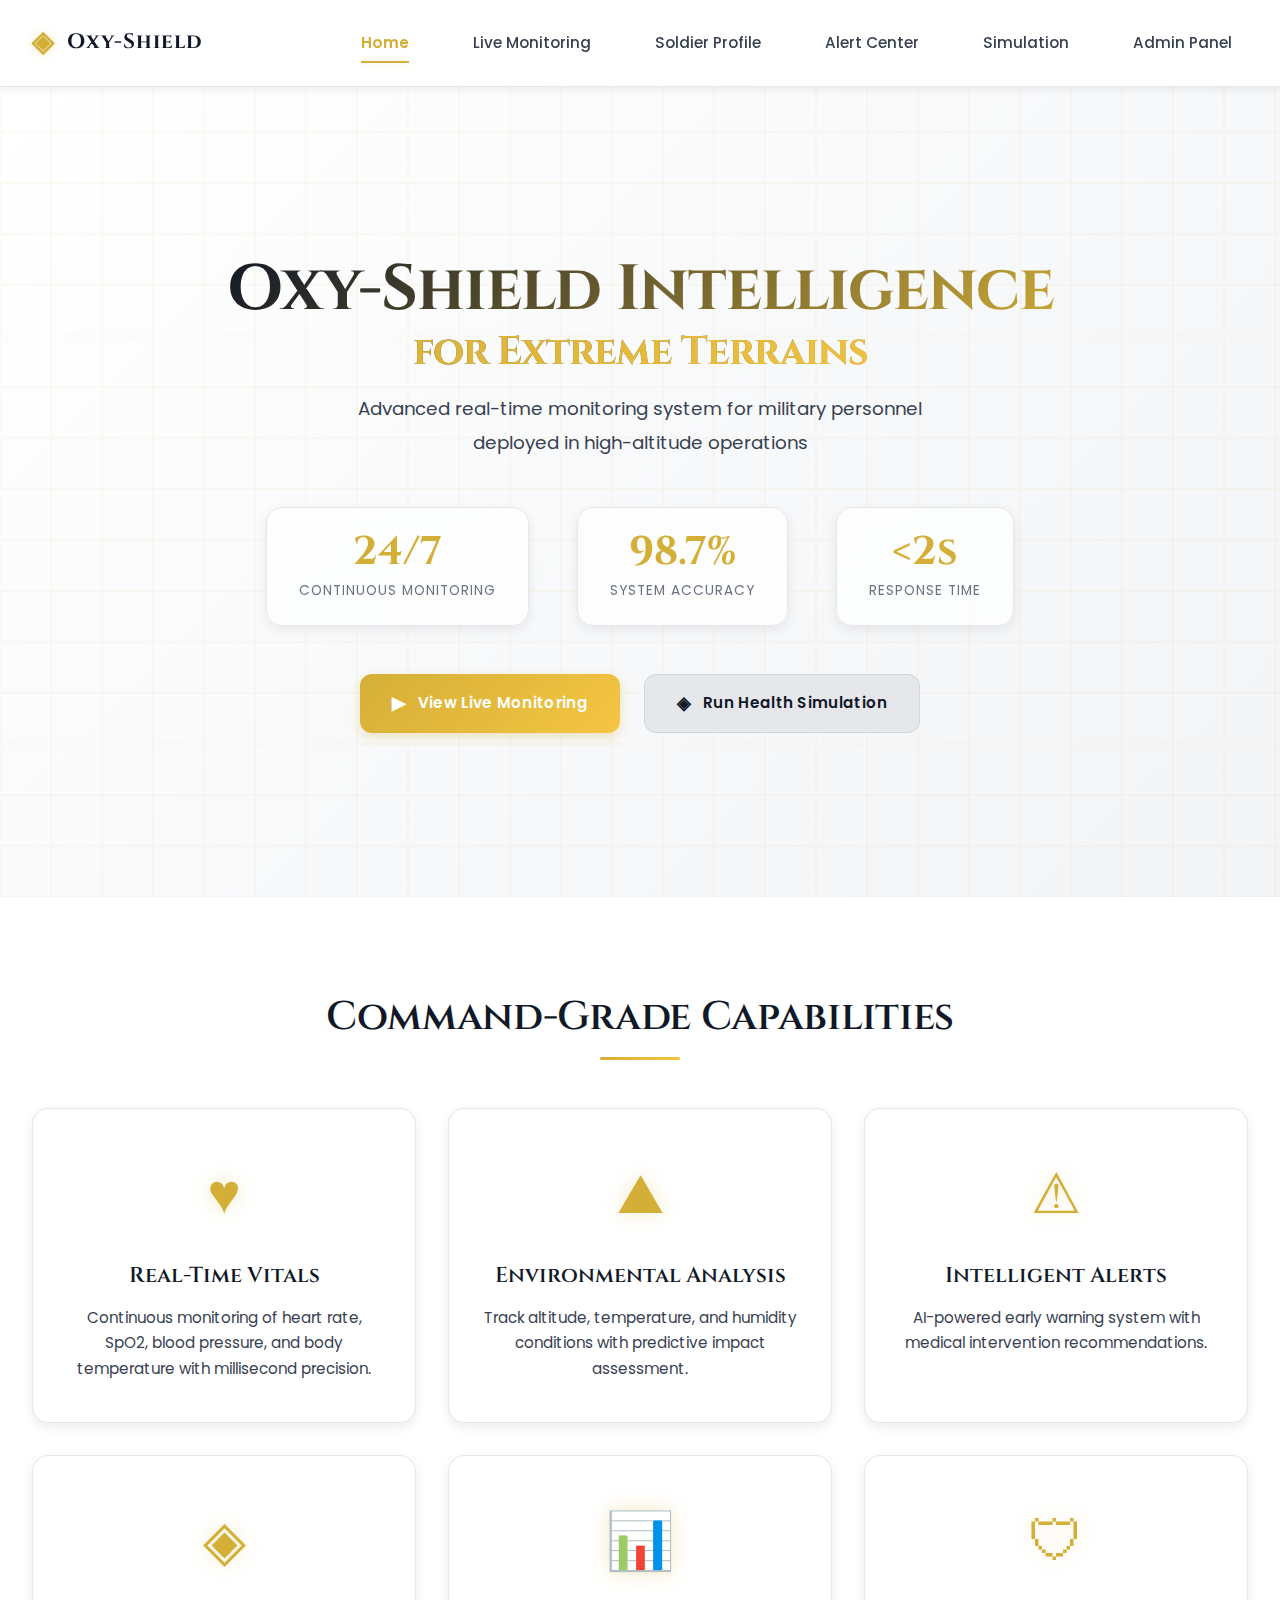
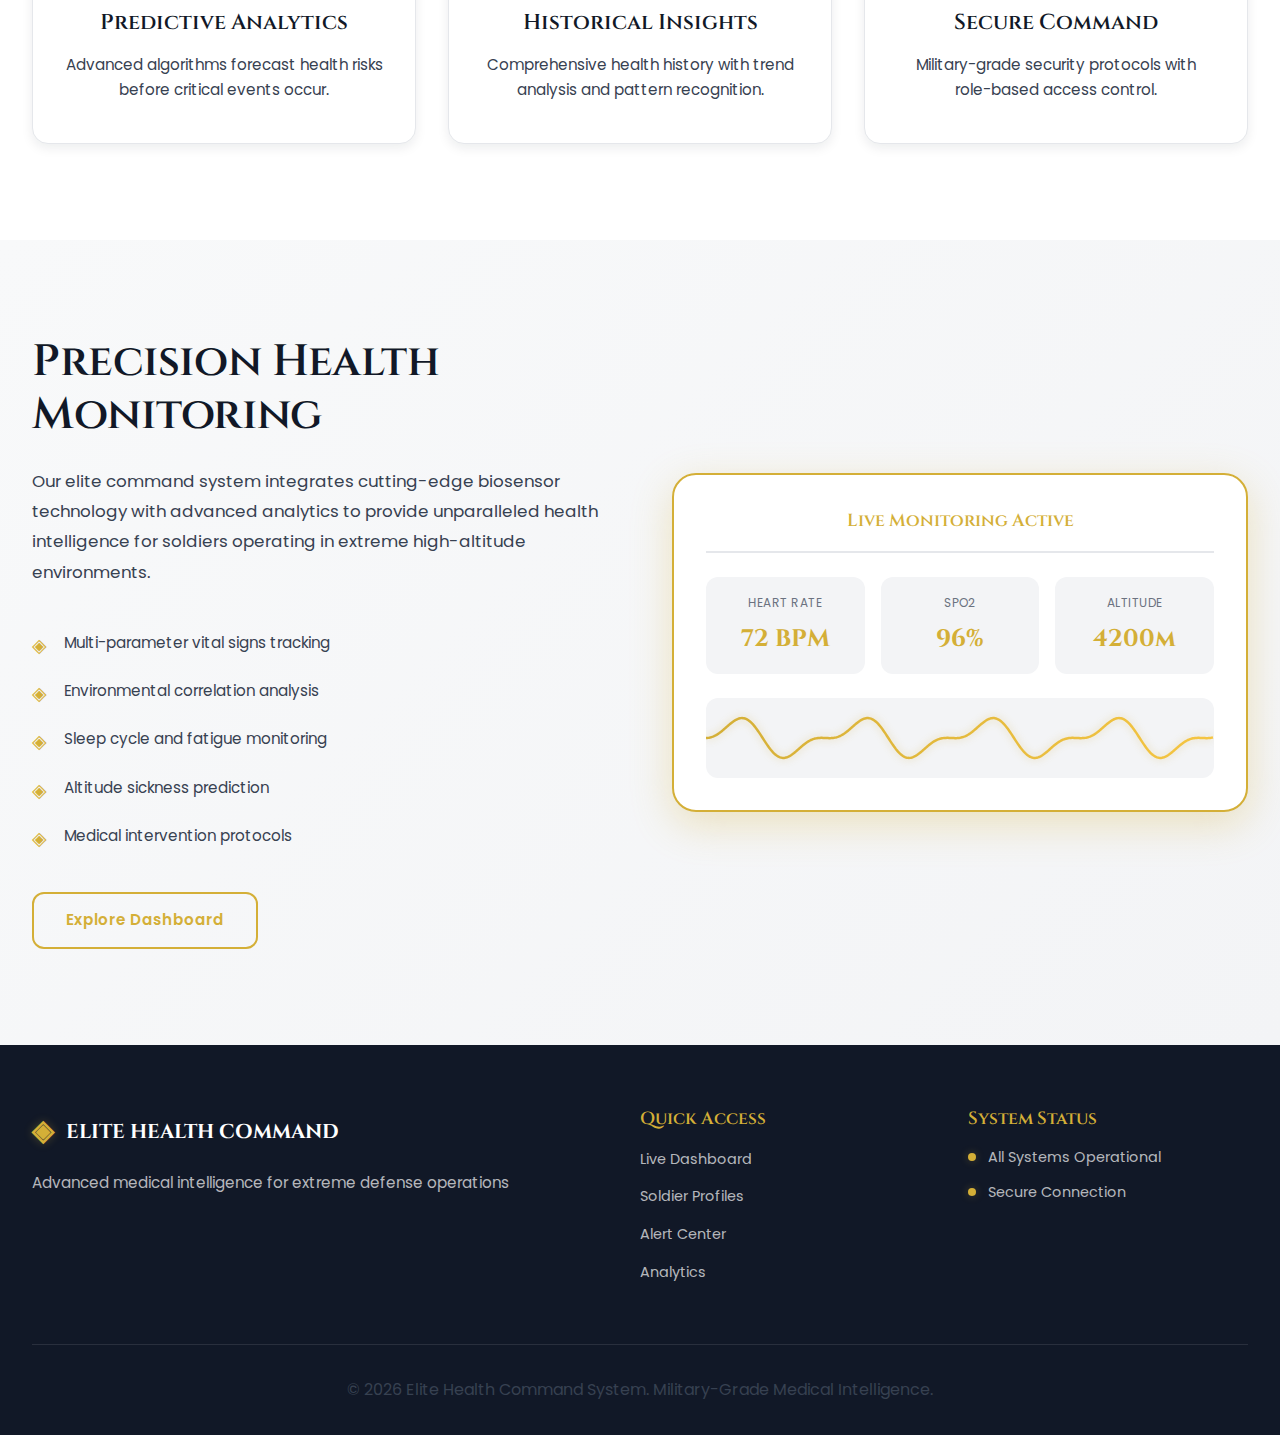
<file: Frontend/index.html>
<!DOCTYPE html>
<html lang="en">
<head>
    <meta charset="UTF-8">
    <meta name="viewport" content="width=device-width, initial-scale=1.0">
    <title>Oxy-Shield - Military High-Altitude Monitoring</title>
    <link rel="stylesheet" href="css/global.css">
    <link rel="stylesheet" href="css/landing.css">
    <link href="https://fonts.googleapis.com/css2?family=Poppins:wght@300;400;500;600;700&family=Cinzel:wght@400;500;600;700&display=swap" rel="stylesheet">
</head>
<body>
    <!-- Navigation -->
    <nav class="navbar">
        <div class="nav-container">
            <div class="logo">
                <span class="logo-icon">◈</span>
                <span class="logo-text">Oxy-Shield</span>
            </div>
            <div class="nav-links">
                <a href="index.html" class="nav-link active">Home</a>
                <a href="pages/dashboard.html" class="nav-link">Live Monitoring</a>
                <a href="pages/profile.html" class="nav-link">Soldier Profile</a>
                <a href="pages/alerts.html" class="nav-link">Alert Center</a>
                <a href="pages/simulation.html" class="nav-link">Simulation</a>
                <a href="pages/admin.html" class="nav-link">Admin Panel</a>
            </div>
        </div>
    </nav>

    <!-- Hero Section -->
    <section class="hero">
        <div class="hero-background">
            <div class="vitals-overlay" id="vitalsOverlay"></div>
        </div>
        <div class="hero-content">
            <h1 class="hero-title">
                Oxy-Shield Intelligence<br>
                <span class="hero-subtitle">for Extreme Terrains</span>
            </h1>
            <p class="hero-description">
                Advanced real-time monitoring system for military personnel<br>
                deployed in high-altitude operations
            </p>
            <div class="hero-stats">
                <div class="stat-card">
                    <div class="stat-value">24/7</div>
                    <div class="stat-label">Continuous Monitoring</div>
                </div>
                <div class="stat-card">
                    <div class="stat-value">98.7%</div>
                    <div class="stat-label">System Accuracy</div>
                </div>
                <div class="stat-card">
                    <div class="stat-value">&lt;2s</div>
                    <div class="stat-label">Response Time</div>
                </div>
            </div>
            <div class="hero-actions">
                <a href="pages/dashboard.html" class="btn btn-primary">
                    <span class="btn-icon">▶</span>
                    View Live Monitoring
                </a>
                <a href="pages/simulation.html" class="btn btn-secondary">
                    <span class="btn-icon">◈</span>
                    Run Health Simulation
                </a>
            </div>
        </div>
    </section>

    <!-- Features Section -->
    <section class="features">
        <div class="container">
            <h2 class="section-title">Command-Grade Capabilities</h2>
            <div class="features-grid">
                <div class="feature-card">
                    <div class="feature-icon">♥</div>
                    <h3 class="feature-title">Real-Time Vitals</h3>
                    <p class="feature-description">
                        Continuous monitoring of heart rate, SpO2, blood pressure, 
                        and body temperature with millisecond precision.
                    </p>
                </div>
                <div class="feature-card">
                    <div class="feature-icon">⛰</div>
                    <h3 class="feature-title">Environmental Analysis</h3>
                    <p class="feature-description">
                        Track altitude, temperature, and humidity conditions 
                        with predictive impact assessment.
                    </p>
                </div>
                <div class="feature-card">
                    <div class="feature-icon">⚠</div>
                    <h3 class="feature-title">Intelligent Alerts</h3>
                    <p class="feature-description">
                        AI-powered early warning system with medical 
                        intervention recommendations.
                    </p>
                </div>
                <div class="feature-card">
                    <div class="feature-icon">◈</div>
                    <h3 class="feature-title">Predictive Analytics</h3>
                    <p class="feature-description">
                        Advanced algorithms forecast health risks before 
                        critical events occur.
                    </p>
                </div>
                <div class="feature-card">
                    <div class="feature-icon">📊</div>
                    <h3 class="feature-title">Historical Insights</h3>
                    <p class="feature-description">
                        Comprehensive health history with trend analysis 
                        and pattern recognition.
                    </p>
                </div>
                <div class="feature-card">
                    <div class="feature-icon">🛡</div>
                    <h3 class="feature-title">Secure Command</h3>
                    <p class="feature-description">
                        Military-grade security protocols with role-based 
                        access control.
                    </p>
                </div>
            </div>
        </div>
    </section>

    <!-- System Overview -->
    <section class="overview">
        <div class="container">
            <div class="overview-content">
                <div class="overview-text">
                    <h2 class="overview-title">Precision Health Monitoring</h2>
                    <p class="overview-description">
                        Our elite command system integrates cutting-edge biosensor technology 
                        with advanced analytics to provide unparalleled health intelligence 
                        for soldiers operating in extreme high-altitude environments.
                    </p>
                    <ul class="overview-list">
                        <li>Multi-parameter vital signs tracking</li>
                        <li>Environmental correlation analysis</li>
                        <li>Sleep cycle and fatigue monitoring</li>
                        <li>Altitude sickness prediction</li>
                        <li>Medical intervention protocols</li>
                    </ul>
                    <a href="pages/dashboard.html" class="btn btn-outline">
                        Explore Dashboard
                    </a>
                </div>
                <div class="overview-visual">
                    <div class="mock-dashboard">
                        <div class="dash-header">Live Monitoring Active</div>
                        <div class="dash-metrics">
                            <div class="mini-metric">
                                <span class="mini-label">Heart Rate</span>
                                <span class="mini-value">72 BPM</span>
                            </div>
                            <div class="mini-metric">
                                <span class="mini-label">SpO2</span>
                                <span class="mini-value">96%</span>
                            </div>
                            <div class="mini-metric">
                                <span class="mini-label">Altitude</span>
                                <span class="mini-value">4200m</span>
                            </div>
                        </div>
                        <div class="pulse-line-demo" id="pulseLine"></div>
                    </div>
                </div>
            </div>
        </div>
    </section>

    <!-- Footer -->
    <footer class="footer">
        <div class="container">
            <div class="footer-content">
                <div class="footer-section">
                    <div class="footer-logo">
                        <span class="logo-icon">◈</span>
                        <span class="logo-text">ELITE HEALTH COMMAND</span>
                    </div>
                    <p class="footer-description">
                        Advanced medical intelligence for extreme defense operations
                    </p>
                </div>
                <div class="footer-section">
                    <h4 class="footer-title">Quick Access</h4>
                    <ul class="footer-links">
                        <li><a href="pages/dashboard.html">Live Dashboard</a></li>
                        <li><a href="pages/profile.html">Soldier Profiles</a></li>
                        <li><a href="pages/alerts.html">Alert Center</a></li>
                        <li><a href="pages/simulation.html">Analytics</a></li>
                    </ul>
                </div>
                <div class="footer-section">
                    <h4 class="footer-title">System Status</h4>
                    <div class="system-status">
                        <div class="status-item">
                            <span class="status-dot active"></span>
                            <span>All Systems Operational</span>
                        </div>
                        <div class="status-item">
                            <span class="status-dot active"></span>
                            <span>Secure Connection</span>
                        </div>
                    </div>
                </div>
            </div>
            <div class="footer-bottom">
                <p>&copy; 2026 Elite Health Command System. Military-Grade Medical Intelligence.</p>
            </div>
        </div>
    </footer>

    <script src="js/landing.js"></script>
</body>
</html>
</file>
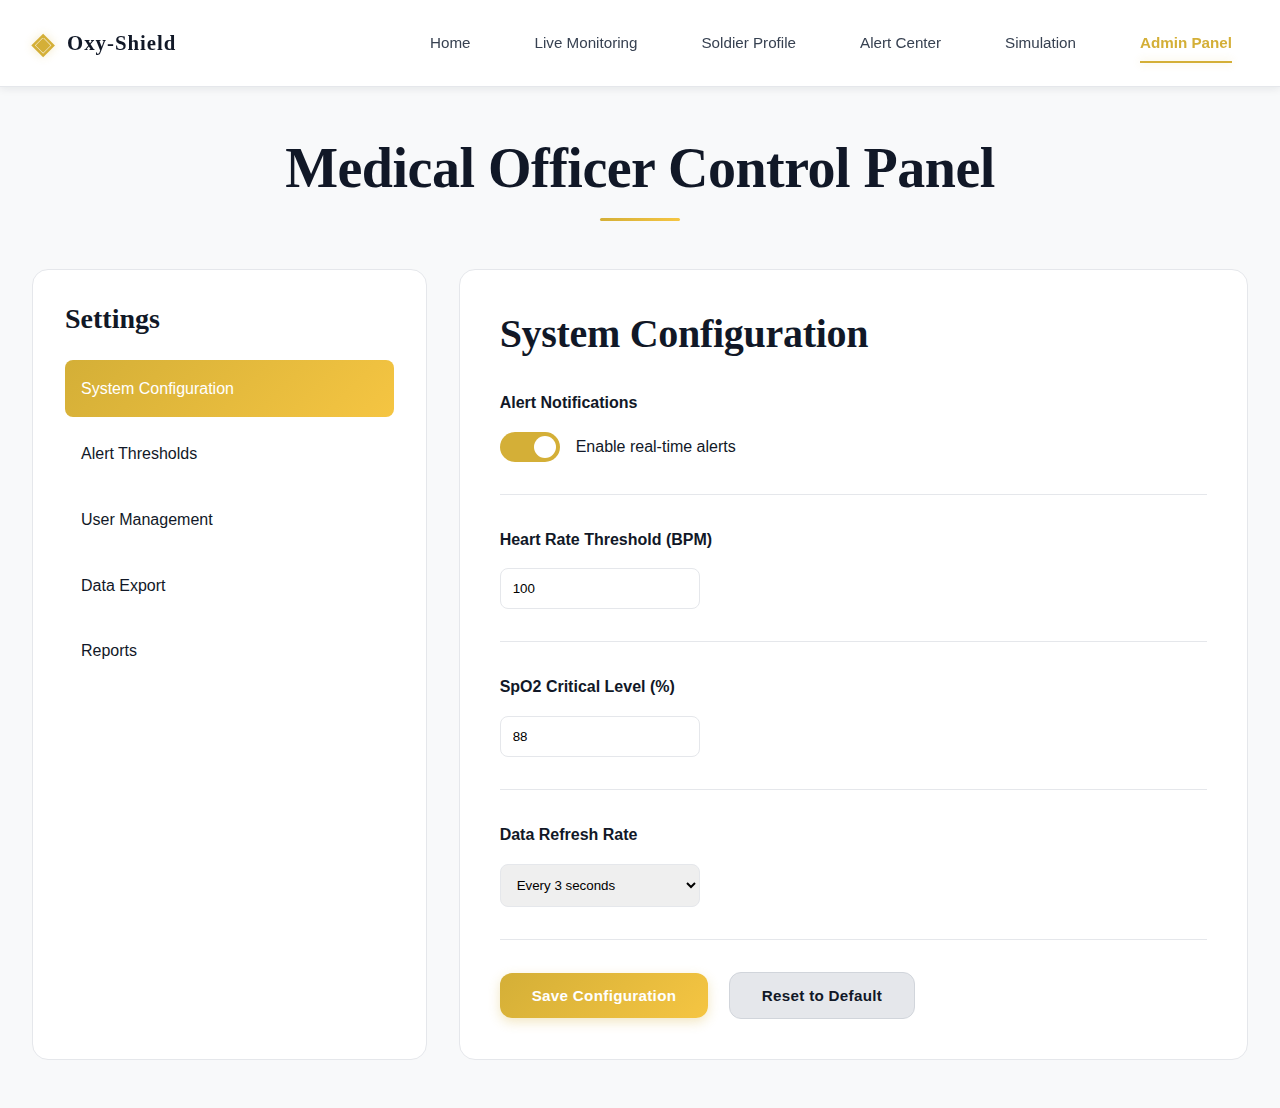
<file: Frontend/pages/admin.html>
<!DOCTYPE html>
<html lang="en">
<head>
    <meta charset="UTF-8">
    <meta name="viewport" content="width=device-width, initial-scale=1.0">
    <title>Admin Panel - Oxy-Shield</title>
    <link rel="stylesheet" href="../css/global.css">
    <style>
        .admin-container { background: #F8F9FA; min-height: 90vh; padding: 3rem 0; }
        .admin-grid { display: grid; grid-template-columns: 1fr 2fr; gap: 2rem; }
        .admin-sidebar { background: #FFFFFF; border: 1px solid #E5E7EB; border-radius: 16px; padding: 2rem; }
        .admin-main { background: #FFFFFF; border: 1px solid #E5E7EB; border-radius: 16px; padding: 2.5rem; }
        .menu-item { padding: 1rem; margin-bottom: 0.5rem; border-radius: 8px; cursor: pointer; transition: all 0.3s; }
        .menu-item:hover { background: #F8F9FA; }
        .menu-item.active { background: linear-gradient(135deg, #D4AF37, #F5C542); color: white; }
        .settings-group { margin-bottom: 2rem; padding-bottom: 2rem; border-bottom: 1px solid #E5E7EB; }
        .settings-label { font-weight: 600; color: #111827; margin-bottom: 1rem; display: block; }
        .toggle-switch { position: relative; display: inline-block; width: 60px; height: 30px; }
        .toggle-switch input { opacity: 0; width: 0; height: 0; }
        .toggle-slider { position: absolute; cursor: pointer; top: 0; left: 0; right: 0; bottom: 0; background-color: #E5E7EB; transition: 0.4s; border-radius: 30px; }
        .toggle-slider:before { position: absolute; content: ""; height: 22px; width: 22px; left: 4px; bottom: 4px; background-color: white; transition: 0.4s; border-radius: 50%; }
        input:checked + .toggle-slider { background-color: #D4AF37; }
        input:checked + .toggle-slider:before { transform: translateX(30px); }
    </style>
</head>
<body>
    <nav class="navbar">
        <div class="nav-container">
            <div class="logo"><span class="logo-icon">◈</span><span class="logo-text">Oxy-Shield</span></div>
            <div class="nav-links">
                <a href="../index.html" class="nav-link">Home</a>
                <a href="dashboard.html" class="nav-link">Live Monitoring</a>
                <a href="profile.html" class="nav-link">Soldier Profile</a>
                <a href="alerts.html" class="nav-link">Alert Center</a>
                <a href="simulation.html" class="nav-link">Simulation</a>
                <a href="admin.html" class="nav-link active">Admin Panel</a>
            </div>
        </div>
    </nav>
    <div class="admin-container">
        <div class="container">
            <h1 class="section-title">Medical Officer Control Panel</h1>
            <div class="admin-grid">
                <div class="admin-sidebar">
                    <h3 style="margin-bottom: 1.5rem; color: #111827;">Settings</h3>
                    <div class="menu-item active">System Configuration</div>
                    <div class="menu-item">Alert Thresholds</div>
                    <div class="menu-item">User Management</div>
                    <div class="menu-item">Data Export</div>
                    <div class="menu-item">Reports</div>
                </div>
                <div class="admin-main">
                    <h2 style="margin-bottom: 2rem; color: #111827;">System Configuration</h2>
                    <div class="settings-group">
                        <label class="settings-label">Alert Notifications</label>
                        <div style="display: flex; align-items: center; gap: 1rem;">
                            <label class="toggle-switch"><input type="checkbox" checked><span class="toggle-slider"></span></label>
                            <span>Enable real-time alerts</span>
                        </div>
                    </div>
                    <div class="settings-group">
                        <label class="settings-label">Heart Rate Threshold (BPM)</label>
                        <input type="number" value="100" style="padding: 0.75rem; border: 1px solid #E5E7EB; border-radius: 8px; width: 200px;">
                    </div>
                    <div class="settings-group">
                        <label class="settings-label">SpO2 Critical Level (%)</label>
                        <input type="number" value="88" style="padding: 0.75rem; border: 1px solid #E5E7EB; border-radius: 8px; width: 200px;">
                    </div>
                    <div class="settings-group">
                        <label class="settings-label">Data Refresh Rate</label>
                        <select style="padding: 0.75rem; border: 1px solid #E5E7EB; border-radius: 8px; width: 200px;">
                            <option>Every 3 seconds</option>
                            <option>Every 5 seconds</option>
                            <option>Every 10 seconds</option>
                        </select>
                    </div>
                    <div style="margin-top: 2rem;">
                        <button class="btn btn-primary">Save Configuration</button>
                        <button class="btn btn-secondary" style="margin-left: 1rem;">Reset to Default</button>
                    </div>
                </div>
            </div>
        </div>
    </div>
</body>
</html>
</file>
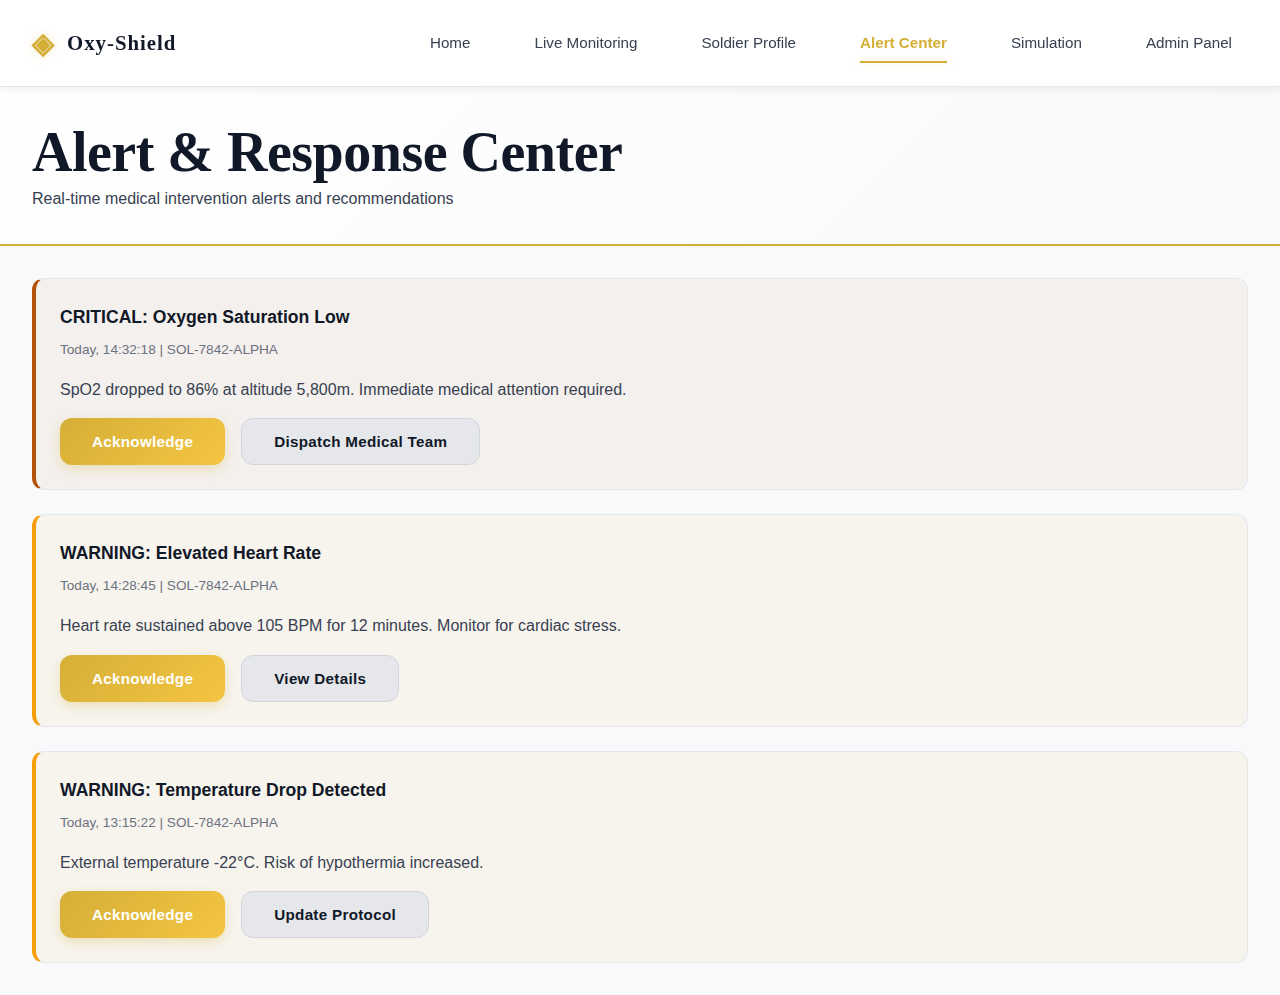
<file: Frontend/pages/alerts.html>
<!DOCTYPE html>
<html lang="en">
<head>
    <meta charset="UTF-8">
    <meta name="viewport" content="width=device-width, initial-scale=1.0">
    <title>Alert Center - Oxy-Shield</title>
    <link rel="stylesheet" href="../css/global.css">
    <style>
        .alert-header { background: linear-gradient(135deg, #FFFFFF, #F8F9FA); padding: 2rem 0; border-bottom: 2px solid #D4AF37; }
        .alert-grid { display: grid; gap: 1.5rem; padding: 2rem 0; }
        .alert-card { background: #FFFFFF; border: 1px solid #E5E7EB; border-radius: 12px; padding: 1.5rem; border-left: 4px solid; }
        .alert-card.critical { border-left-color: #B45309; background: rgba(180, 83, 9, 0.05); }
        .alert-card.warning { border-left-color: #F59E0B; background: rgba(245, 158, 11, 0.05); }
        .alert-title { font-size: 1.1rem; font-weight: 600; margin-bottom: 0.5rem; color: #111827; }
        .alert-time { font-size: 0.85rem; color: #6B7280; margin-bottom: 1rem; }
        .alert-message { color: #374151; margin-bottom: 1rem; }
        .alert-actions { display: flex; gap: 1rem; }
    </style>
</head>
<body>
    <nav class="navbar">
        <div class="nav-container">
            <div class="logo"><span class="logo-icon">◈</span><span class="logo-text">Oxy-Shield</span></div>
            <div class="nav-links">
                <a href="../index.html" class="nav-link">Home</a>
                <a href="dashboard.html" class="nav-link">Live Monitoring</a>
                <a href="profile.html" class="nav-link">Soldier Profile</a>
                <a href="alerts.html" class="nav-link active">Alert Center</a>
                <a href="simulation.html" class="nav-link">Simulation</a>
                <a href="admin.html" class="nav-link">Admin Panel</a>
            </div>
        </div>
    </nav>
    <div class="alert-header">
        <div class="container">
            <h1 class="page-title">Alert & Response Center</h1>
            <p class="page-subtitle">Real-time medical intervention alerts and recommendations</p>
        </div>
    </div>
    <main style="background: #F8F9FA; min-height: 80vh;">
        <div class="container">
            <div class="alert-grid" style="padding-top: 2rem;">
                <div class="alert-card critical">
                    <div class="alert-title">CRITICAL: Oxygen Saturation Low</div>
                    <div class="alert-time">Today, 14:32:18 | SOL-7842-ALPHA</div>
                    <div class="alert-message">SpO2 dropped to 86% at altitude 5,800m. Immediate medical attention required.</div>
                    <div class="alert-actions">
                        <button class="btn btn-primary">Acknowledge</button>
                        <button class="btn btn-secondary">Dispatch Medical Team</button>
                    </div>
                </div>
                <div class="alert-card warning">
                    <div class="alert-title">WARNING: Elevated Heart Rate</div>
                    <div class="alert-time">Today, 14:28:45 | SOL-7842-ALPHA</div>
                    <div class="alert-message">Heart rate sustained above 105 BPM for 12 minutes. Monitor for cardiac stress.</div>
                    <div class="alert-actions">
                        <button class="btn btn-primary">Acknowledge</button>
                        <button class="btn btn-secondary">View Details</button>
                    </div>
                </div>
                <div class="alert-card warning">
                    <div class="alert-title">WARNING: Temperature Drop Detected</div>
                    <div class="alert-time">Today, 13:15:22 | SOL-7842-ALPHA</div>
                    <div class="alert-message">External temperature -22°C. Risk of hypothermia increased.</div>
                    <div class="alert-actions">
                        <button class="btn btn-primary">Acknowledge</button>
                        <button class="btn btn-secondary">Update Protocol</button>
                    </div>
                </div>
            </div>
        </div>
    </main>
</body>
</html>
</file>
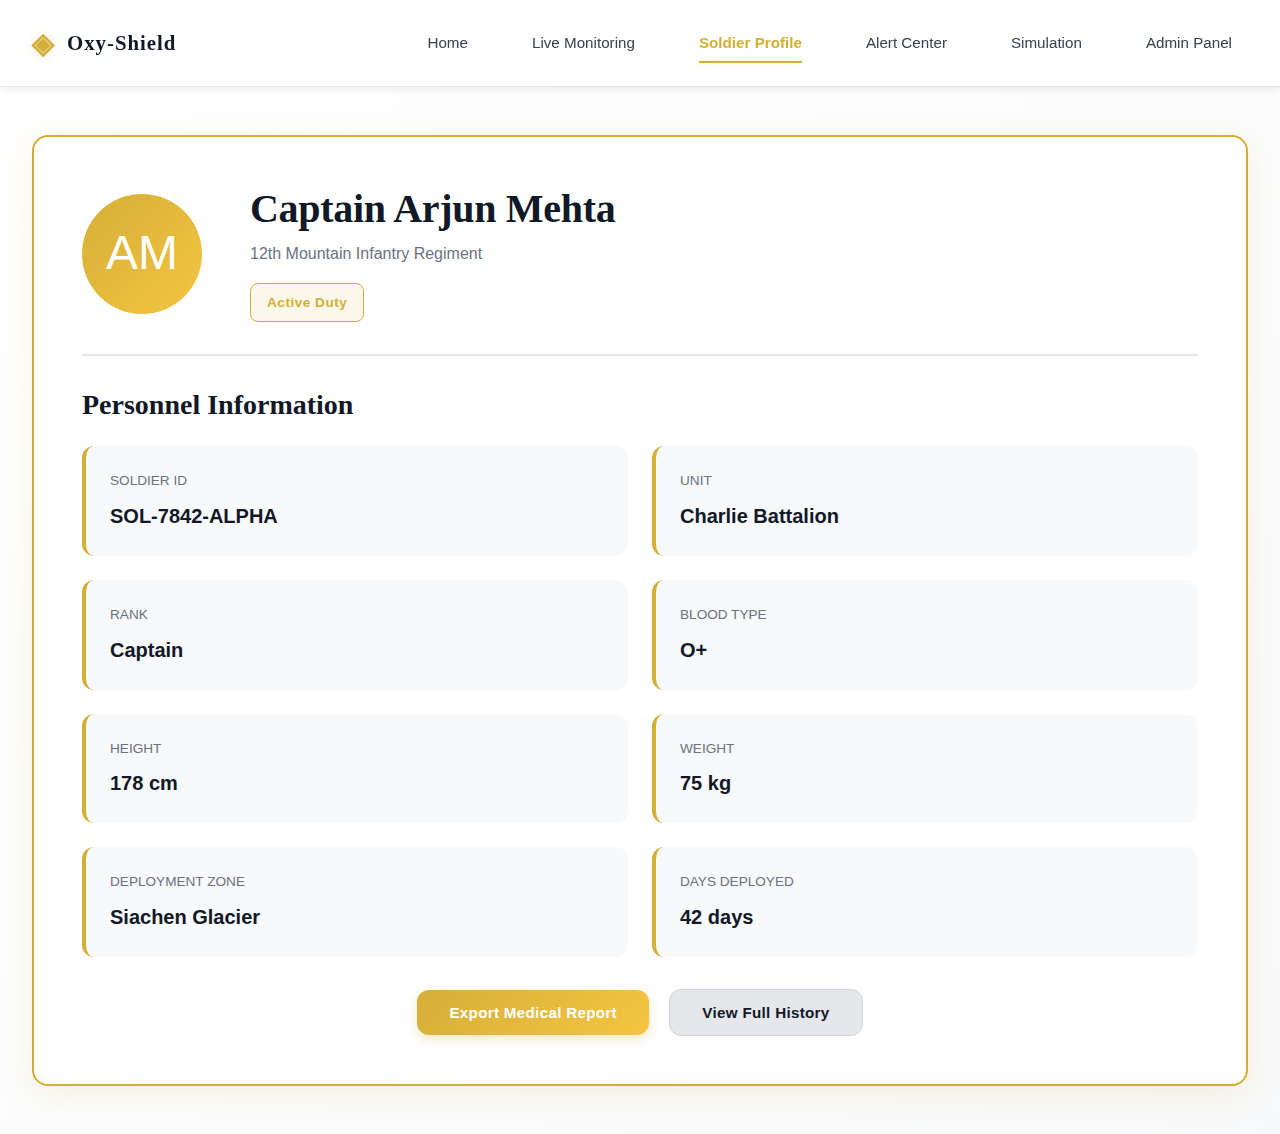
<file: Frontend/pages/profile.html>
<!DOCTYPE html>
<html lang="en">
<head>
    <meta charset="UTF-8">
    <meta name="viewport" content="width=device-width, initial-scale=1.0">
    <title>Soldier Profile - Oxy-Shield</title>
    <link rel="stylesheet" href="../css/global.css">
    <style>
        .profile-container { background: linear-gradient(135deg, #FFFFFF, #F8F9FA); min-height: 90vh; padding: 3rem 0; }
        .profile-card { background: #FFFFFF; border: 2px solid #D4AF37; border-radius: 16px; padding: 3rem; box-shadow: 0 8px 32px rgba(212, 175, 55, 0.15); }
        .profile-header { display: flex; gap: 3rem; align-items: center; border-bottom: 2px solid #E5E7EB; padding-bottom: 2rem; margin-bottom: 2rem; }
        .profile-avatar { width: 120px; height: 120px; border-radius: 50%; background: linear-gradient(135deg, #D4AF37, #F5C542); display: flex; align-items: center; justify-content: center; font-size: 3rem; color: white; }
        .profile-info h2 { margin-bottom: 0.5rem; color: #111827; }
        .info-grid { display: grid; grid-template-columns: repeat(2, 1fr); gap: 1.5rem; }
        .info-item { padding: 1.5rem; background: #F8F9FA; border-radius: 12px; border-left: 4px solid #D4AF37; }
        .info-label { font-size: 0.85rem; color: #6B7280; text-transform: uppercase; margin-bottom: 0.5rem; }
        .info-value { font-size: 1.25rem; font-weight: 600; color: #111827; }
    </style>
</head>
<body>
    <nav class="navbar">
        <div class="nav-container">
            <div class="logo"><span class="logo-icon">◈</span><span class="logo-text">Oxy-Shield</span></div>
            <div class="nav-links">
                <a href="../index.html" class="nav-link">Home</a>
                <a href="dashboard.html" class="nav-link">Live Monitoring</a>
                <a href="profile.html" class="nav-link active">Soldier Profile</a>
                <a href="alerts.html" class="nav-link">Alert Center</a>
                <a href="simulation.html" class="nav-link">Simulation</a>
                <a href="admin.html" class="nav-link">Admin Panel</a>
            </div>
        </div>
    </nav>
    <div class="profile-container">
        <div class="container">
            <div class="profile-card">
                <div class="profile-header">
                    <div class="profile-avatar">AM</div>
                    <div class="profile-info">
                        <h2>Captain Arjun Mehta</h2>
                        <p style="color: #6B7280;">12th Mountain Infantry Regiment</p>
                        <div class="status-badge stable" style="margin-top: 1rem;">Active Duty</div>
                    </div>
                </div>
                <h3 style="margin-bottom: 1.5rem; color: #111827;">Personnel Information</h3>
                <div class="info-grid">
                    <div class="info-item"><div class="info-label">Soldier ID</div><div class="info-value">SOL-7842-ALPHA</div></div>
                    <div class="info-item"><div class="info-label">Unit</div><div class="info-value">Charlie Battalion</div></div>
                    <div class="info-item"><div class="info-label">Rank</div><div class="info-value">Captain</div></div>
                    <div class="info-item"><div class="info-label">Blood Type</div><div class="info-value">O+</div></div>
                    <div class="info-item"><div class="info-label">Height</div><div class="info-value">178 cm</div></div>
                    <div class="info-item"><div class="info-label">Weight</div><div class="info-value">75 kg</div></div>
                    <div class="info-item"><div class="info-label">Deployment Zone</div><div class="info-value">Siachen Glacier</div></div>
                    <div class="info-item"><div class="info-label">Days Deployed</div><div class="info-value">42 days</div></div>
                </div>
                <div style="margin-top: 2rem; text-align: center;">
                    <button class="btn btn-primary">Export Medical Report</button>
                    <button class="btn btn-secondary" style="margin-left: 1rem;">View Full History</button>
                </div>
            </div>
        </div>
    </div>
</body>
</html>
</file>
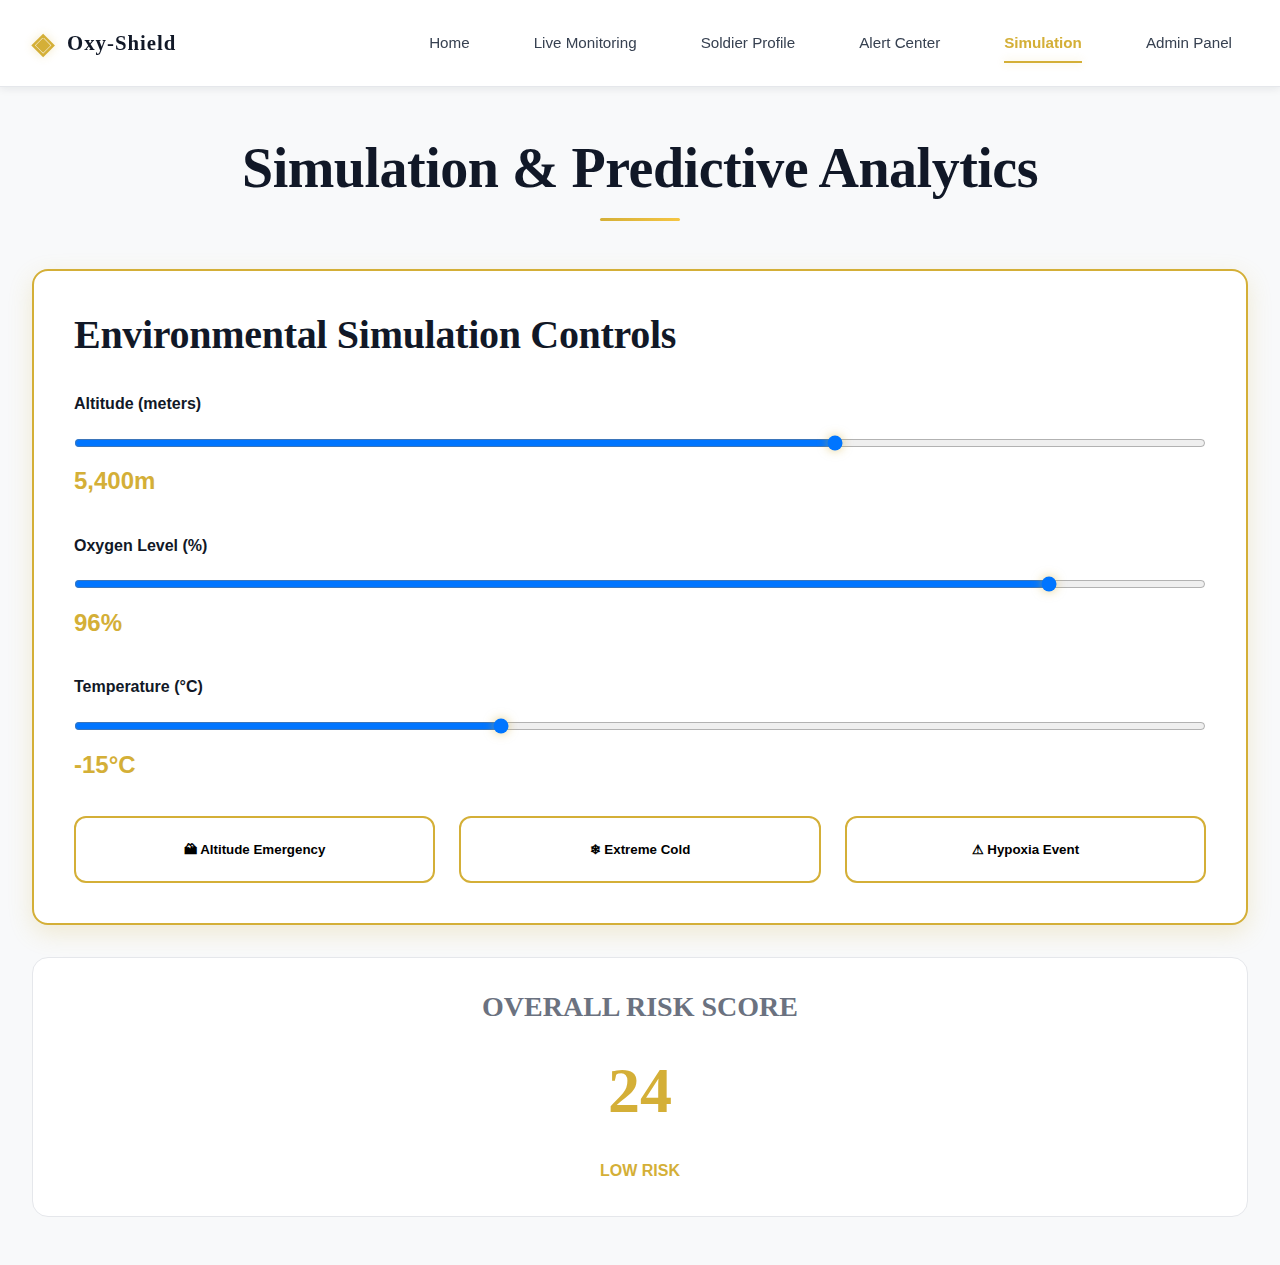
<file: Frontend/pages/simulation.html>
<!DOCTYPE html>
<html lang="en">
<head>
    <meta charset="UTF-8">
    <meta name="viewport" content="width=device-width, initial-scale=1.0">
    <title>Simulation & Analytics - Oxy-Shield</title>
    <link rel="stylesheet" href="../css/global.css">
    <style>
        .sim-container { background: #F8F9FA; min-height: 90vh; padding: 3rem 0; }
        .control-panel { background: #FFFFFF; border: 2px solid #D4AF37; border-radius: 16px; padding: 2.5rem; margin-bottom: 2rem; box-shadow: 0 8px 24px rgba(212, 175, 55, 0.2); }
        .slider-group { margin-bottom: 2rem; }
        .slider-label { display: block; font-weight: 600; color: #111827; margin-bottom: 0.75rem; }
        .slider { width: 100%; height: 8px; border-radius: 10px; background: #E5E7EB; outline: none; }
        .slider::-webkit-slider-thumb { width: 24px; height: 24px; border-radius: 50%; background: #D4AF37; cursor: pointer; box-shadow: 0 0 10px rgba(212, 175, 55, 0.5); }
        .slider-value { display: block; margin-top: 0.5rem; font-size: 1.5rem; color: #D4AF37; font-weight: 700; }
        .scenario-buttons { display: grid; grid-template-columns: repeat(3, 1fr); gap: 1.5rem; margin-top: 2rem; }
        .scenario-btn { padding: 1.5rem; border: 2px solid #D4AF37; background: #FFFFFF; border-radius: 12px; cursor: pointer; transition: all 0.3s; font-weight: 600; }
        .scenario-btn:hover { background: #D4AF37; color: white; transform: translateY(-3px); }
        .risk-gauge { background: #FFFFFF; border: 1px solid #E5E7EB; border-radius: 16px; padding: 2rem; text-align: center; }
        .gauge-value { font-size: 4rem; font-weight: 700; color: #D4AF37; font-family: 'Cinzel', serif; }
    </style>
</head>
<body>
    <nav class="navbar">
        <div class="nav-container">
            <div class="logo"><span class="logo-icon">◈</span><span class="logo-text">Oxy-Shield</span></div>
            <div class="nav-links">
                <a href="../index.html" class="nav-link">Home</a>
                <a href="dashboard.html" class="nav-link">Live Monitoring</a>
                <a href="profile.html" class="nav-link">Soldier Profile</a>
                <a href="alerts.html" class="nav-link">Alert Center</a>
                <a href="simulation.html" class="nav-link active">Simulation</a>
                <a href="admin.html" class="nav-link">Admin Panel</a>
            </div>
        </div>
    </nav>
    <div class="sim-container">
        <div class="container">
            <h1 class="section-title">Simulation & Predictive Analytics</h1>
            <div class="control-panel">
                <h2 style="margin-bottom: 2rem; color: #111827;">Environmental Simulation Controls</h2>
                <div class="slider-group">
                    <label class="slider-label">Altitude (meters)</label>
                    <input type="range" class="slider" min="0" max="8000" value="5400" id="altSlider">
                    <span class="slider-value" id="altValue">5,400m</span>
                </div>
                <div class="slider-group">
                    <label class="slider-label">Oxygen Level (%)</label>
                    <input type="range" class="slider" min="70" max="100" value="96" id="o2Slider">
                    <span class="slider-value" id="o2Value">96%</span>
                </div>
                <div class="slider-group">
                    <label class="slider-label">Temperature (°C)</label>
                    <input type="range" class="slider" min="-30" max="10" value="-15" id="tempSlider">
                    <span class="slider-value" id="tempValue">-15°C</span>
                </div>
                <div class="scenario-buttons">
                    <button class="scenario-btn">🏔 Altitude Emergency</button>
                    <button class="scenario-btn">❄ Extreme Cold</button>
                    <button class="scenario-btn">⚠ Hypoxia Event</button>
                </div>
            </div>
            <div class="risk-gauge">
                <h3 style="margin-bottom: 1rem; color: #6B7280;">OVERALL RISK SCORE</h3>
                <div class="gauge-value">24</div>
                <p style="color: #D4AF37; font-weight: 600; margin-top: 1rem;">LOW RISK</p>
            </div>
        </div>
    </div>
    <script>
        document.getElementById('altSlider').addEventListener('input', (e) => {
            document.getElementById('altValue').textContent = parseInt(e.target.value).toLocaleString() + 'm';
        });
        document.getElementById('o2Slider').addEventListener('input', (e) => {
            document.getElementById('o2Value').textContent = e.target.value + '%';
        });
        document.getElementById('tempSlider').addEventListener('input', (e) => {
            document.getElementById('tempValue').textContent = e.target.value + '°C';
        });
    </script>
</body>
</html>
</file>
<file: Frontend/css/global.css>
/* ═══════════════════════════════════════════════════
   ELITE HEALTH COMMAND - GLOBAL STYLES
   Premium White, Silver, Gold Design System
   ═══════════════════════════════════════════════════ */

:root {
    /* Primary Background Colors */
    --white-pure: #FFFFFF;
    --white-pearl: #F8F9FA;
    
    /* Secondary Surfaces */
    --silver-grey: #E5E7EB;
    --silver-platinum: #D1D5DB;
    --silver-light: #F3F4F6;
    
    /* Accent Colors */
    --gold-metallic: #D4AF37;
    --gold-champagne: #F5C542;
    --gold-soft: #E5C35C;
    
    /* Text Colors */
    --text-charcoal: #111827;
    --text-graphite: #374151;
    --text-grey: #6B7280;
    
    /* Status Colors */
    --status-stable: #D4AF37;
    --status-warning: #F59E0B;
    --status-critical: #B45309;
    
    /* Borders & Shadows */
    --border-silver: #D1D5DB;
    --border-light: #E5E7EB;
    --shadow-light: rgba(17, 24, 39, 0.08);
    --shadow-medium: rgba(17, 24, 39, 0.12);
    --shadow-heavy: rgba(17, 24, 39, 0.15);
    
    /* Gold Glow */
    --glow-gold: rgba(212, 175, 55, 0.3);
    --glow-gold-strong: rgba(212, 175, 55, 0.5);
    
    /* Fonts */
    --font-primary: 'Poppins', sans-serif;
    --font-display: 'Cinzel', serif;
    
    /* Spacing */
    --spacing-xs: 0.5rem;
    --spacing-sm: 1rem;
    --spacing-md: 1.5rem;
    --spacing-lg: 2rem;
    --spacing-xl: 3rem;
    
    /* Border Radius */
    --radius-sm: 8px;
    --radius-md: 12px;
    --radius-lg: 16px;
    --radius-xl: 24px;
    
    /* Transitions */
    --transition-fast: 0.2s ease;
    --transition-normal: 0.3s ease;
    --transition-slow: 0.5s ease;
}

/* ═══════════════════════════════════════════════════
   RESET & BASE STYLES
   ═══════════════════════════════════════════════════ */

* {
    margin: 0;
    padding: 0;
    box-sizing: border-box;
}

html {
    scroll-behavior: smooth;
}

body {
    font-family: var(--font-primary);
    background: var(--white-pure);
    color: var(--text-charcoal);
    line-height: 1.6;
    overflow-x: hidden;
}

/* ═══════════════════════════════════════════════════
   TYPOGRAPHY
   ═══════════════════════════════════════════════════ */

h1, h2, h3, h4, h5, h6 {
    font-family: var(--font-display);
    font-weight: 600;
    line-height: 1.2;
    color: var(--text-charcoal);
}

h1 {
    font-size: 3.5rem;
    letter-spacing: -0.5px;
}

h2 {
    font-size: 2.5rem;
    letter-spacing: -0.3px;
}

h3 {
    font-size: 1.75rem;
}

h4 {
    font-size: 1.25rem;
}

p {
    color: var(--text-graphite);
    font-size: 1rem;
}

/* ═══════════════════════════════════════════════════
   NAVIGATION
   ═══════════════════════════════════════════════════ */

.navbar {
    background: var(--white-pure);
    border-bottom: 1px solid var(--border-light);
    padding: 1.25rem 0;
    position: sticky;
    top: 0;
    z-index: 1000;
    backdrop-filter: blur(10px);
    box-shadow: 0 2px 8px var(--shadow-light);
}

.nav-container {
    max-width: 1400px;
    margin: 0 auto;
    padding: 0 2rem;
    display: flex;
    justify-content: space-between;
    align-items: center;
}

.logo {
    display: flex;
    align-items: center;
    gap: 0.75rem;
    font-family: var(--font-display);
    font-weight: 700;
    font-size: 1.3rem;
    letter-spacing: 1px;
    color: var(--text-charcoal);
}

.logo-icon {
    font-size: 1.8rem;
    color: var(--gold-metallic);
    text-shadow: 0 0 10px var(--glow-gold);
}

.nav-links {
    display: flex;
    gap: 2rem;
    align-items: center;
}

.nav-link {
    text-decoration: none;
    color: var(--text-graphite);
    font-weight: 500;
    font-size: 0.95rem;
    padding: 0.5rem 1rem;
    border-radius: var(--radius-sm);
    transition: all var(--transition-normal);
    position: relative;
}

.nav-link:hover {
    color: var(--gold-metallic);
    background: var(--silver-light);
}

.nav-link.active {
    color: var(--gold-metallic);
    font-weight: 600;
}

.nav-link.active::after {
    content: '';
    position: absolute;
    bottom: 0;
    left: 1rem;
    right: 1rem;
    height: 2px;
    background: var(--gold-metallic);
    box-shadow: 0 0 8px var(--glow-gold);
}

/* ═══════════════════════════════════════════════════
   BUTTONS
   ═══════════════════════════════════════════════════ */

.btn {
    display: inline-flex;
    align-items: center;
    gap: 0.75rem;
    padding: 0.875rem 2rem;
    border-radius: var(--radius-md);
    font-family: var(--font-primary);
    font-weight: 600;
    font-size: 0.95rem;
    text-decoration: none;
    border: none;
    cursor: pointer;
    transition: all var(--transition-normal);
    letter-spacing: 0.3px;
}

.btn-primary {
    background: linear-gradient(135deg, var(--gold-metallic), var(--gold-champagne));
    color: var(--white-pure);
    box-shadow: 0 4px 12px var(--glow-gold);
}

.btn-primary:hover {
    transform: translateY(-2px);
    box-shadow: 0 6px 20px var(--glow-gold-strong);
}

.btn-secondary {
    background: var(--silver-grey);
    color: var(--text-charcoal);
    border: 1px solid var(--border-silver);
}

.btn-secondary:hover {
    background: var(--silver-platinum);
    border-color: var(--gold-metallic);
    color: var(--gold-metallic);
    box-shadow: 0 4px 12px var(--glow-gold);
}

.btn-outline {
    background: transparent;
    color: var(--gold-metallic);
    border: 2px solid var(--gold-metallic);
}

.btn-outline:hover {
    background: var(--gold-metallic);
    color: var(--white-pure);
    box-shadow: 0 4px 12px var(--glow-gold);
}

.btn-icon {
    font-size: 1.1rem;
}

/* ═══════════════════════════════════════════════════
   CARDS
   ═══════════════════════════════════════════════════ */

.card {
    background: var(--white-pure);
    border: 1px solid var(--border-light);
    border-radius: var(--radius-lg);
    padding: 1.5rem;
    box-shadow: 0 4px 12px var(--shadow-light);
    transition: all var(--transition-normal);
}

.card:hover {
    box-shadow: 0 8px 24px var(--shadow-medium);
    border-color: var(--gold-metallic);
}

.card-premium {
    background: linear-gradient(135deg, var(--white-pure), var(--white-pearl));
    border: 1px solid var(--gold-metallic);
    box-shadow: 0 4px 16px var(--glow-gold);
}

.glass-card {
    background: rgba(255, 255, 255, 0.8);
    backdrop-filter: blur(10px);
    border: 1px solid rgba(209, 213, 219, 0.5);
    box-shadow: 0 8px 32px rgba(17, 24, 39, 0.06);
}

/* ═══════════════════════════════════════════════════
   CONTAINER & LAYOUT
   ═══════════════════════════════════════════════════ */

.container {
    max-width: 1400px;
    margin: 0 auto;
    padding: 0 2rem;
}

.section {
    padding: 5rem 0;
}

.section-title {
    text-align: center;
    margin-bottom: 3rem;
    color: var(--text-charcoal);
    position: relative;
}

.section-title::after {
    content: '';
    display: block;
    width: 80px;
    height: 3px;
    background: linear-gradient(90deg, var(--gold-metallic), var(--gold-champagne));
    margin: 1rem auto 0;
    border-radius: 2px;
}

/* ═══════════════════════════════════════════════════
   STATUS INDICATORS
   ═══════════════════════════════════════════════════ */

.status-badge {
    display: inline-flex;
    align-items: center;
    gap: 0.5rem;
    padding: 0.5rem 1rem;
    border-radius: var(--radius-sm);
    font-size: 0.85rem;
    font-weight: 600;
    letter-spacing: 0.5px;
}

.status-badge.stable {
    background: rgba(212, 175, 55, 0.1);
    color: var(--status-stable);
    border: 1px solid var(--gold-metallic);
}

.status-badge.warning {
    background: rgba(245, 158, 11, 0.1);
    color: var(--status-warning);
    border: 1px solid var(--status-warning);
}

.status-badge.critical {
    background: rgba(180, 83, 9, 0.1);
    color: var(--status-critical);
    border: 1px solid var(--status-critical);
}

.status-dot {
    width: 8px;
    height: 8px;
    border-radius: 50%;
    animation: statusPulse 2s ease-in-out infinite;
}

.status-dot.active {
    background: var(--gold-metallic);
    box-shadow: 0 0 8px var(--glow-gold);
}

@keyframes statusPulse {
    0%, 100% {
        opacity: 1;
        transform: scale(1);
    }
    50% {
        opacity: 0.6;
        transform: scale(1.2);
    }
}

/* ═══════════════════════════════════════════════════
   ANIMATIONS
   ═══════════════════════════════════════════════════ */

@keyframes fadeIn {
    from {
        opacity: 0;
        transform: translateY(20px);
    }
    to {
        opacity: 1;
        transform: translateY(0);
    }
}

@keyframes goldGlow {
    0%, 100% {
        box-shadow: 0 0 15px var(--glow-gold);
    }
    50% {
        box-shadow: 0 0 25px var(--glow-gold-strong);
    }
}

@keyframes slideIn {
    from {
        opacity: 0;
        transform: translateX(-30px);
    }
    to {
        opacity: 1;
        transform: translateX(0);
    }
}

.fade-in {
    animation: fadeIn 0.6s ease forwards;
}

.slide-in {
    animation: slideIn 0.5s ease forwards;
}

/* ═══════════════════════════════════════════════════
   UTILITY CLASSES
   ═══════════════════════════════════════════════════ */

.text-center {
    text-align: center;
}

.text-gold {
    color: var(--gold-metallic);
}

.text-silver {
    color: var(--text-grey);
}

.bg-white {
    background: var(--white-pure);
}

.bg-pearl {
    background: var(--white-pearl);
}

.bg-silver {
    background: var(--silver-grey);
}

.mt-1 { margin-top: 0.5rem; }
.mt-2 { margin-top: 1rem; }
.mt-3 { margin-top: 1.5rem; }
.mt-4 { margin-top: 2rem; }

.mb-1 { margin-bottom: 0.5rem; }
.mb-2 { margin-bottom: 1rem; }
.mb-3 { margin-bottom: 1.5rem; }
.mb-4 { margin-bottom: 2rem; }

/* ═══════════════════════════════════════════════════
   RESPONSIVE DESIGN
   ═══════════════════════════════════════════════════ */

@media (max-width: 1200px) {
    .container {
        padding: 0 1.5rem;
    }
    
    h1 {
        font-size: 3rem;
    }
    
    h2 {
        font-size: 2.25rem;
    }
}

@media (max-width: 768px) {
    .nav-links {
        display: none;
    }
    
    h1 {
        font-size: 2.5rem;
    }
    
    h2 {
        font-size: 2rem;
    }
    
    .section {
        padding: 3rem 0;
    }
}

@media (max-width: 480px) {
    h1 {
        font-size: 2rem;
    }
    
    h2 {
        font-size: 1.75rem;
    }
    
    .btn {
        padding: 0.75rem 1.5rem;
        font-size: 0.9rem;
    }
}
</file>
<file: Frontend/css/landing.css>
/* ═══════════════════════════════════════════════════
   LANDING PAGE STYLES
   ═══════════════════════════════════════════════════ */

/* Hero Section */
.hero {
    position: relative;
    min-height: 90vh;
    display: flex;
    align-items: center;
    justify-content: center;
    overflow: hidden;
    background: linear-gradient(135deg, var(--white-pure) 0%, var(--white-pearl) 50%, var(--silver-light) 100%);
}

.hero-background {
    position: absolute;
    top: 0;
    left: 0;
    width: 100%;
    height: 100%;
    z-index: 1;
}

.vitals-overlay {
    position: absolute;
    width: 100%;
    height: 100%;
    opacity: 0.1;
    background-image: 
        repeating-linear-gradient(0deg, var(--gold-metallic) 0px, transparent 1px, transparent 50px, var(--gold-metallic) 51px),
        repeating-linear-gradient(90deg, var(--gold-metallic) 0px, transparent 1px, transparent 50px, var(--gold-metallic) 51px);
    animation: gridPulse 8s ease-in-out infinite;
}

@keyframes gridPulse {
    0%, 100% { opacity: 0.08; }
    50% { opacity: 0.15; }
}

.hero-content {
    position: relative;
    z-index: 2;
    text-align: center;
    max-width: 900px;
    padding: 2rem;
    animation: fadeIn 1s ease;
}

.hero-title {
    font-size: 4rem;
    font-family: var(--font-display);
    font-weight: 700;
    margin-bottom: 1rem;
    background: linear-gradient(135deg, var(--text-charcoal), var(--gold-metallic));
    -webkit-background-clip: text;
    -webkit-text-fill-color: transparent;
    background-clip: text;
    letter-spacing: -1px;
}

.hero-subtitle {
    display: block;
    font-size: 2.5rem;
    background: linear-gradient(135deg, var(--gold-metallic), var(--gold-champagne));
    -webkit-background-clip: text;
    -webkit-text-fill-color: transparent;
    background-clip: text;
}

.hero-description {
    font-size: 1.15rem;
    color: var(--text-graphite);
    margin-bottom: 3rem;
    line-height: 1.8;
}

.hero-stats {
    display: flex;
    justify-content: center;
    gap: 3rem;
    margin-bottom: 3rem;
}

.stat-card {
    background: rgba(255, 255, 255, 0.7);
    backdrop-filter: blur(10px);
    padding: 1.5rem 2rem;
    border-radius: var(--radius-lg);
    border: 1px solid var(--border-light);
    box-shadow: 0 4px 12px var(--shadow-light);
    min-width: 150px;
    transition: all var(--transition-normal);
}

.stat-card:hover {
    transform: translateY(-5px);
    border-color: var(--gold-metallic);
    box-shadow: 0 8px 24px var(--glow-gold);
}

.stat-value {
    font-size: 2.5rem;
    font-weight: 700;
    font-family: var(--font-display);
    color: var(--gold-metallic);
    line-height: 1;
    margin-bottom: 0.5rem;
}

.stat-label {
    font-size: 0.85rem;
    color: var(--text-grey);
    text-transform: uppercase;
    letter-spacing: 1px;
}

.hero-actions {
    display: flex;
    justify-content: center;
    gap: 1.5rem;
    flex-wrap: wrap;
}

/* Features Section */
.features {
    padding: 6rem 0;
    background: var(--white-pure);
}

.features-grid {
    display: grid;
    grid-template-columns: repeat(3, 1fr);
    gap: 2rem;
    margin-top: 3rem;
}

.feature-card {
    background: var(--white-pure);
    border: 1px solid var(--border-light);
    border-radius: var(--radius-lg);
    padding: 2.5rem 2rem;
    text-align: center;
    transition: all var(--transition-normal);
    box-shadow: 0 4px 12px var(--shadow-light);
}

.feature-card:hover {
    transform: translateY(-8px);
    border-color: var(--gold-metallic);
    box-shadow: 0 12px 32px var(--glow-gold);
}

.feature-icon {
    font-size: 3.5rem;
    margin-bottom: 1.5rem;
    color: var(--gold-metallic);
    text-shadow: 0 0 20px var(--glow-gold);
}

.feature-title {
    font-size: 1.35rem;
    margin-bottom: 1rem;
    color: var(--text-charcoal);
}

.feature-description {
    color: var(--text-graphite);
    font-size: 0.95rem;
    line-height: 1.7;
}

/* Overview Section */
.overview {
    padding: 6rem 0;
    background: linear-gradient(135deg, var(--white-pearl), var(--silver-light));
}

.overview-content {
    display: grid;
    grid-template-columns: 1fr 1fr;
    gap: 4rem;
    align-items: center;
}

.overview-title {
    font-size: 2.75rem;
    margin-bottom: 1.5rem;
}

.overview-description {
    font-size: 1.05rem;
    color: var(--text-graphite);
    line-height: 1.8;
    margin-bottom: 2rem;
}

.overview-list {
    list-style: none;
    margin-bottom: 2rem;
}

.overview-list li {
    padding: 0.75rem 0;
    padding-left: 2rem;
    position: relative;
    color: var(--text-graphite);
    font-size: 0.95rem;
}

.overview-list li::before {
    content: '◈';
    position: absolute;
    left: 0;
    color: var(--gold-metallic);
    font-size: 1.2rem;
}

.overview-visual {
    position: relative;
}

.mock-dashboard {
    background: var(--white-pure);
    border: 2px solid var(--gold-metallic);
    border-radius: var(--radius-xl);
    padding: 2rem;
    box-shadow: 0 12px 40px var(--glow-gold);
    animation: float 6s ease-in-out infinite;
}

@keyframes float {
    0%, 100% {
        transform: translateY(0);
    }
    50% {
        transform: translateY(-15px);
    }
}

.dash-header {
    font-family: var(--font-display);
    font-weight: 600;
    font-size: 1.1rem;
    color: var(--gold-metallic);
    margin-bottom: 1.5rem;
    text-align: center;
    padding-bottom: 1rem;
    border-bottom: 2px solid var(--border-light);
}

.dash-metrics {
    display: grid;
    grid-template-columns: repeat(3, 1fr);
    gap: 1rem;
    margin-bottom: 1.5rem;
}

.mini-metric {
    background: var(--silver-light);
    padding: 1rem;
    border-radius: var(--radius-md);
    display: flex;
    flex-direction: column;
    align-items: center;
    gap: 0.5rem;
}

.mini-label {
    font-size: 0.75rem;
    color: var(--text-grey);
    text-transform: uppercase;
    letter-spacing: 0.5px;
}

.mini-value {
    font-size: 1.5rem;
    font-weight: 700;
    font-family: var(--font-display);
    color: var(--gold-metallic);
}

.pulse-line-demo {
    height: 80px;
    background: var(--silver-light);
    border-radius: var(--radius-md);
    position: relative;
    overflow: hidden;
}

/* Footer */
.footer {
    background: var(--text-charcoal);
    color: var(--white-pure);
    padding: 4rem 0 2rem;
}

.footer-content {
    display: grid;
    grid-template-columns: 2fr 1fr 1fr;
    gap: 3rem;
    margin-bottom: 3rem;
}

.footer-logo {
    display: flex;
    align-items: center;
    gap: 0.75rem;
    margin-bottom: 1rem;
    font-family: var(--font-display);
    font-weight: 700;
    font-size: 1.25rem;
}

.footer-logo .logo-icon {
    color: var(--gold-metallic);
    font-size: 1.8rem;
}

.footer-description {
    color: rgba(255, 255, 255, 0.7);
    font-size: 0.95rem;
    line-height: 1.6;
}

.footer-title {
    color: var(--gold-metallic);
    font-size: 1.1rem;
    margin-bottom: 1rem;
    font-family: var(--font-display);
}

.footer-links {
    list-style: none;
}

.footer-links li {
    margin-bottom: 0.75rem;
}

.footer-links a {
    color: rgba(255, 255, 255, 0.7);
    text-decoration: none;
    transition: all var(--transition-fast);
    font-size: 0.9rem;
}

.footer-links a:hover {
    color: var(--gold-metallic);
    padding-left: 5px;
}

.system-status {
    display: flex;
    flex-direction: column;
    gap: 0.75rem;
}

.status-item {
    display: flex;
    align-items: center;
    gap: 0.75rem;
    color: rgba(255, 255, 255, 0.7);
    font-size: 0.9rem;
}

.footer-bottom {
    padding-top: 2rem;
    border-top: 1px solid rgba(255, 255, 255, 0.1);
    text-align: center;
    color: rgba(255, 255, 255, 0.5);
    font-size: 0.85rem;
}

/* Responsive Design */
@media (max-width: 1024px) {
    .hero-title {
        font-size: 3rem;
    }
    
    .hero-subtitle {
        font-size: 2rem;
    }
    
    .features-grid {
        grid-template-columns: repeat(2, 1fr);
    }
    
    .overview-content {
        grid-template-columns: 1fr;
        gap: 3rem;
    }
    
    .footer-content {
        grid-template-columns: 1fr 1fr;
    }
}

@media (max-width: 768px) {
    .hero {
        min-height: 80vh;
    }
    
    .hero-title {
        font-size: 2.5rem;
    }
    
    .hero-subtitle {
        font-size: 1.75rem;
    }
    
    .hero-stats {
        flex-direction: column;
        gap: 1.5rem;
    }
    
    .hero-actions {
        flex-direction: column;
    }
    
    .features-grid {
        grid-template-columns: 1fr;
    }
    
    .dash-metrics {
        grid-template-columns: 1fr;
    }
    
    .footer-content {
        grid-template-columns: 1fr;
    }
}
</file>
